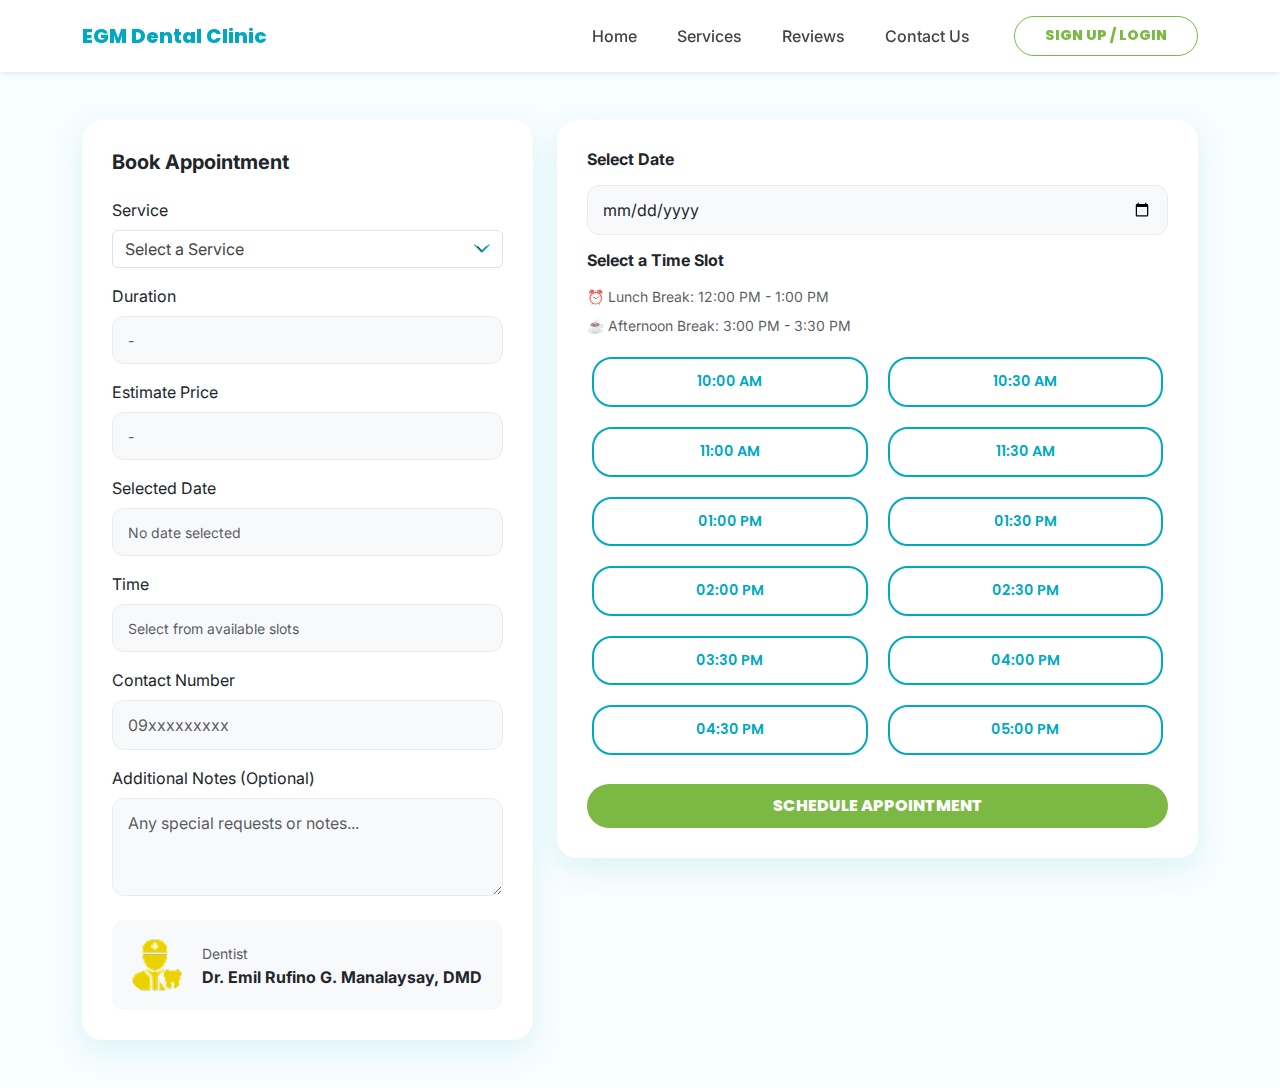
<file: FINALS/appointment.html>
<!DOCTYPE html>
<html lang="en">

<head>
  <meta charset="UTF-8">
  <meta name="viewport" content="width=device-width, initial-scale=1.0">
  <title>Book Appointment | EGM Dental Clinic</title>

  <link href="https://cdn.jsdelivr.net/npm/bootstrap@5.3.2/dist/css/bootstrap.min.css" rel="stylesheet">
  <link href="https://cdn.jsdelivr.net/npm/bootstrap-icons/font/bootstrap-icons.css" rel="stylesheet">
  <link href="https://fonts.googleapis.com/css2?family=Inter:wght@400;500;600&family=Poppins:wght@700;800;900&display=swap" rel="stylesheet">
  <link rel="stylesheet" href="css/appointment-style.css">
</head>

<body>

  <!-- Navbar -->
  <nav class="navbar navbar-expand-lg sticky-top shadow-sm py-3">
    <div class="container">
      <a class="navbar-brand" href="index.html">EGM Dental Clinic</a>
      <button class="navbar-toggler" type="button" data-bs-toggle="collapse" data-bs-target="#navbarNav">
        <span class="navbar-toggler-icon"></span>
      </button>
      <div class="collapse navbar-collapse" id="navbarNav">
        <ul class="navbar-nav ms-auto gap-lg-4 text-center align-items-center">
          <li class="nav-item"><a class="nav-link" href="index.html#home">Home</a></li>
          <li class="nav-item"><a class="nav-link" href="index.html#services">Services</a></li>
          <li class="nav-item"><a class="nav-link" href="index.html#reviews">Reviews</a></li>
          <li class="nav-item"><a class="nav-link" href="index.html#contact">Contact Us</a></li>
        </ul>
        <div class="d-flex flex-column flex-lg-row gap-2 mt-3 mt-lg-0 ms-lg-4 align-items-center">
          <a href="login.html" class="btn btn-outline-green">SIGN UP / LOGIN</a>
        </div>
      </div>
    </div>
  </nav>

  <!-- Main Appointment Container -->
  <div class="container py-5">

    <div class="row g-4">

      <!-- Appointment Form -->
      <div class="col-lg-5">
        <div class="card booking-card">
          <h5 class="fw-bold mb-4">Book Appointment</h5>

          <form id="appointmentForm">
            <!-- Service Selection -->
            <div class="mb-3">
              <label class="form-label">Service</label>
              <div class="select-wrapper">
                <select class="form-select" id="appService">
                  <option value="" disabled selected>Select a Service</option>
                  <option value="Braces">Braces</option>
                  <option value="Teeth Cleaning">Teeth Cleaning</option>
                  <option value="Root Canal">Root Canal</option>
                  <option value="Extraction">Extraction</option>
                </select>
                <i class="bi bi-chevron-down select-icon"></i>
              </div>
              <small class="error-message text-danger mt-1" id="serviceError"></small>
            </div>

            <!-- Duration Display -->
            <div class="mb-3">
              <label class="form-label">Duration</label>
              <div class="date-display-box">
                <p class="small text-muted mb-0" id="appDuration">-</p>
              </div>
            </div>

            <!-- Price Display -->
            <div class="mb-3">
              <label class="form-label">Estimate Price</label>
              <div class="date-display-box">
                <p class="small text-muted mb-0" id="appPrice">-</p>
              </div>
            </div>

            <!-- Selected Date Display -->
            <div class="mb-3">
              <label class="form-label">Selected Date</label>
              <div class="date-display-box">
                <p class="small text-muted mb-0" id="leftDateDisplay">No date selected</p>
              </div>
              <small class="error-message text-danger mt-1" id="dateError"></small>
            </div>

            <!-- Selected Time Display -->
            <div class="mb-3">
              <label class="form-label">Time</label>
              <div class="date-display-box" id="timeBox">
                <p class="small text-muted mb-0" id="appTime">Select from available slots</p>
              </div>
              <small class="error-message text-danger mt-1" id="timeError"></small>
            </div>

            <!-- Contact Number -->
            <div class="mb-3">
              <label class="form-label">Contact Number</label>
              <input type="tel" class="form-control" id="appContact" placeholder="09xxxxxxxxx" maxlength="11">
              <small class="error-message text-danger mt-1" id="contactError"></small>
            </div>

            <!-- Additional Notes -->
            <div class="mb-3">
              <label class="form-label">Additional Notes (Optional)</label>
              <textarea class="form-control" id="appNotes" rows="3"
                placeholder="Any special requests or notes..."></textarea>
            </div>

            <!-- Dentist Info -->
            <div class="doctor-card mt-4">
              <img src="assets/images/dentist-icon.png" alt="Doctor">
              <div>
                <small class="text-muted">Dentist</small>
                <p class="fw-bold mb-0">Dr. Emil Rufino G. Manalaysay, DMD</p>
              </div>
            </div>
          </form>
        </div>
      </div>

      <!-- Date & Time Slot Selection -->
      <div class="col-lg-7">
        <div class="card booking-card">
          <h6 class="fw-bold mb-3">Select Date</h6>
          <input type="date" class="form-control mb-3" id="dateSelector">

          <h6 class="fw-bold mb-3">Select a Time Slot</h6>
          <p class="small text-muted mb-2">⏰ Lunch Break: 12:00 PM - 1:00 PM</p>
          <p class="small text-muted mb-3">☕ Afternoon Break: 3:00 PM - 3:30 PM</p>

          <div class="time-slot-wrapper mb-4" id="timeSlotContainer">
            </div>

          <!-- Hidden Inputs -->
          <input type="hidden" id="selectedTime">
          <input type="hidden" id="appDate">

          <!-- Submit Button -->
          <button type="button" class="btn btn-book w-100" id="bookBtn">
            Schedule Appointment
          </button>
        </div>
      </div>

    </div>
  </div>

  <!-- Success Modal -->
  <div class="modal fade" id="successModal" tabindex="-1" aria-hidden="true">
    <div class="modal-dialog modal-dialog-centered">
      <div class="modal-content success-modal">
        <div class="modal-body text-center p-5">
          <!-- Animated Check Icon -->
          <div class="success-icon-wrapper mb-4">
            <div class="success-circle">
              <i class="bi bi-check-lg"></i>
            </div>
          </div>
          
          <!-- Title -->
          <h3 class="modal-title fw-bold mb-3">Appointment Confirmed!</h3>
          
          <!-- Message -->
          <p class="modal-message text-muted mb-2">Your dental appointment has been successfully scheduled.</p>
          <p class="modal-submessage small text-muted mb-4">
            <i class="bi bi-envelope-check me-2"></i>
            A confirmation has been sent to your contact number.
          </p>
          
          <!-- Back to Home Button -->
          <button type="button" class="btn btn-modal-primary" data-bs-dismiss="modal"  onclick="window.location.href='index.html'">
            <i class="bi bi-house-door me-2"></i>Back to Home
          </button>
        </div>
      </div>
    </div>
  </div>

  <!-- JS Scripts -->
  <script type="module" src="js/appointment-main.js"></script>
  <script src="https://cdn.jsdelivr.net/npm/bootstrap@5.3.2/dist/js/bootstrap.bundle.min.js"></script>
</body>

</html>
</file>
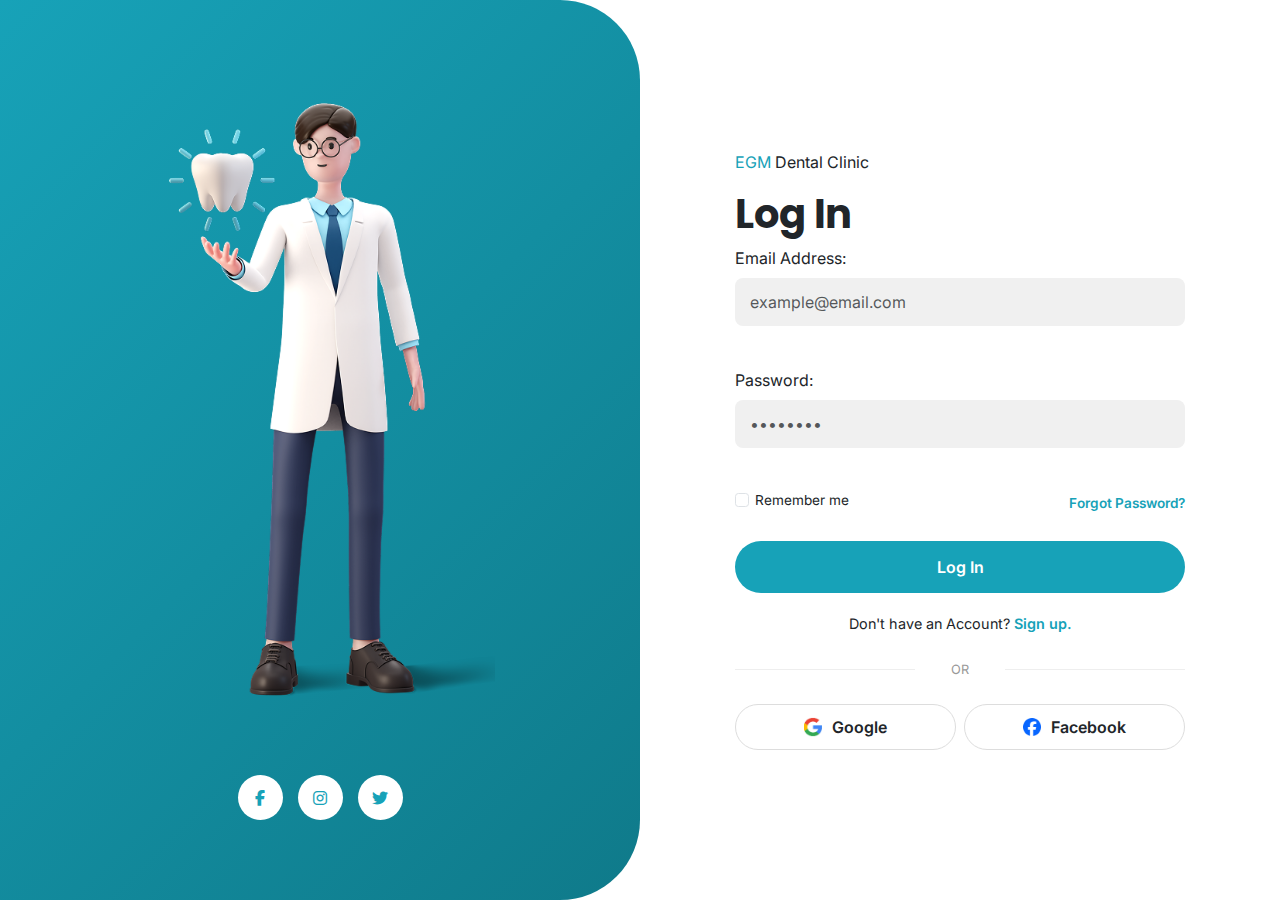
<file: FINALS/login.html>
<!DOCTYPE html>
<html lang="en">
<head>
    <meta charset="UTF-8">
    <meta name="viewport" content="width=device-width, initial-scale=1.0">
    <title>EGM Dental Clinic - Login</title>
    
    <link href="https://cdn.jsdelivr.net/npm/bootstrap@5.3.0/dist/css/bootstrap.min.css" rel="stylesheet">
    <link href="https://fonts.googleapis.com/css2?family=Inter:wght@400;500;600&family=Poppins:wght@700&display=swap" rel="stylesheet">
    <link rel="stylesheet" href="https://cdnjs.cloudflare.com/ajax/libs/font-awesome/6.4.0/css/all.min.css">
    <link rel="stylesheet" href="css/login-style.css">
</head>
<body>
    <div class="container-fluid p-0">
        <div class="row g-0">
            <!-- Left Section: Doctor Image & Social Links -->
            <div class="col-12 col-lg-6 left">
                <div class="doctor">
                    <img src="assets/images/Dental Doctor.png" alt="Doctor">
                </div>
                <div class="socials d-none d-lg-flex">
                    <button class="social-btn">
                        <a href="#" target="_blank"><i class="fab fa-facebook-f"></i></a>
                    </button>
                    <button class="social-btn">
                        <a href="#" target="_blank"><i class="fab fa-instagram"></i></a>
                    </button>
                    <button class="social-btn">
                        <a href="#" target="_blank"><i class="fab fa-twitter"></i></a>
                    </button>
                </div>
            </div>

            <!-- Right Section: Login Form -->
            <div class="col-12 col-lg-6 right">
                <div class="form-box">
                    <div class="form-title">
                        <p><span style="color: #17a2b8;">EGM</span> Dental Clinic</p>
                        <h1>Log In</h1>
                    </div>

                    <form id="loginForm">
                        <!-- Email Field -->
                        <div class="mb-3">
                            <label class="form-label">Email Address:</label>
                            <input type="text" id="emailInput" class="form-control" placeholder="example@email.com">
                            <small class="error-message text-danger" id="emailError"></small>
                        </div>

                        <!-- Password Field -->
                        <div class="mb-3">
                            <label class="form-label">Password:</label>
                            <input type="password" id="passwordInput" class="form-control" placeholder="••••••••">
                            <small class="error-message text-danger" id="passwordError"></small>
                        </div>

                        <!-- Remember Me & Forgot Password -->
                        <div class="remember-forgot">
                            <div class="form-check">
                                <input class="form-check-input" type="checkbox" id="remember">
                                <label class="form-check-label" for="remember">Remember me</label>
                            </div>
                            <a href="#" class="forgot-link">Forgot Password?</a>
                        </div>

                        <button type="submit" class="btn-submit">Log In</button>
                    </form>

                    <!-- Signup Redirect -->
                    <div class="login-redirect">
                        Don't have an Account? <a href="signup.html">Sign up.</a>
                    </div>

                    <!-- Social Login Options -->
                    <div class="divider"><span>OR</span></div>
                    <div class="row g-2">
                        <div class="col-12 col-sm-6">
                            <button type="button" class="btn social-login-btn w-100">
                                <img src="assets/images/google.png" alt="Google"> Google
                            </button>
                        </div>
                        <div class="col-12 col-sm-6">
                            <button type="button" class="btn social-login-btn w-100">
                                <img src="assets/images/facebook.png" alt="Facebook"> Facebook
                            </button>
                        </div>
                    </div>
                </div>
            </div>
        </div>
    </div>

    <script src="https://cdn.jsdelivr.net/npm/bootstrap@5.3.0/dist/js/bootstrap.bundle.min.js"></script>
    <script type="module" src="js/login-main.js"></script>
</body>
</html>
</file>
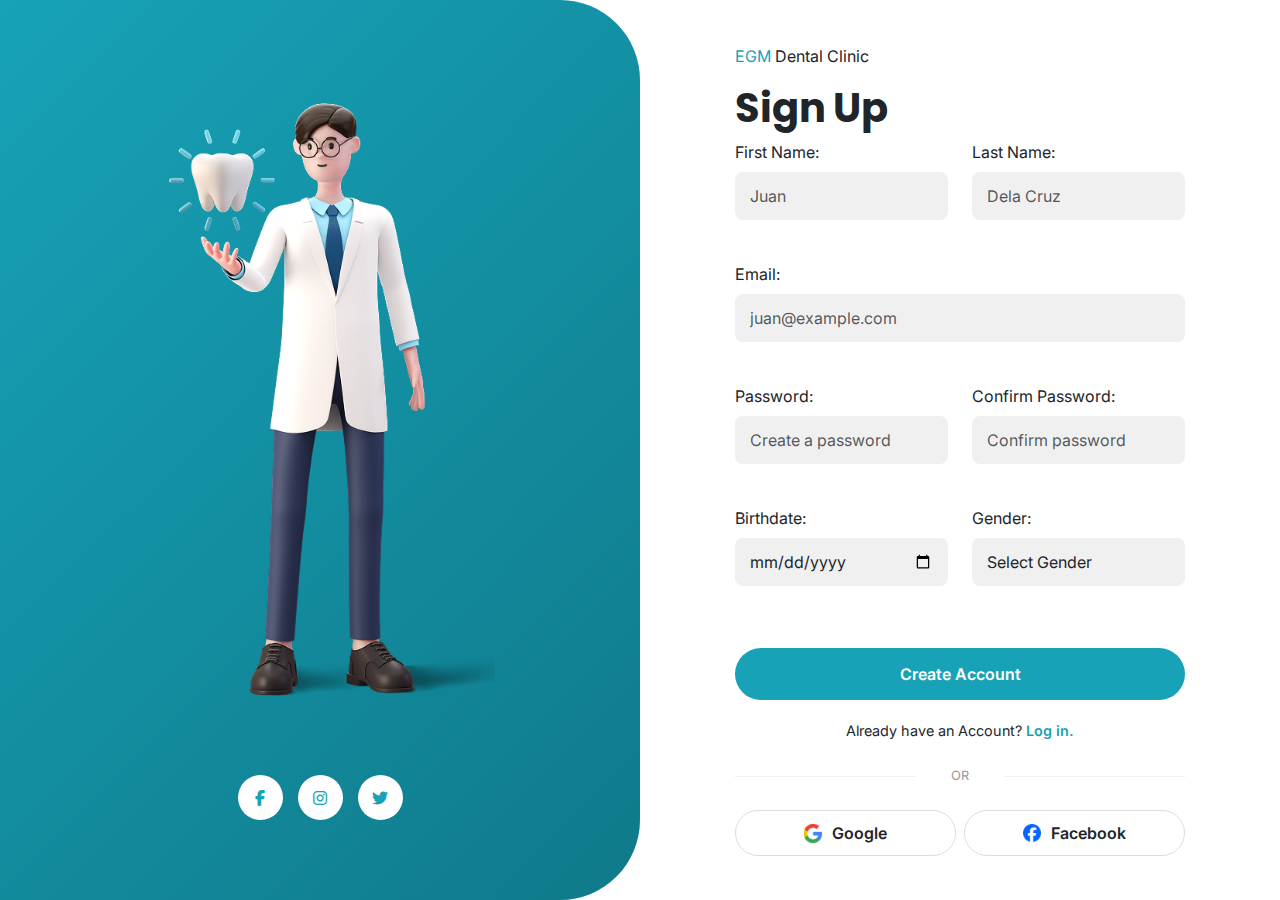
<file: FINALS/signup.html>
<!DOCTYPE html>
<html lang="en">
<head>
    <meta charset="UTF-8">
    <meta name="viewport" content="width=device-width, initial-scale=1.0">
    <title>EGM Dental Clinic - Sign Up</title>
    
    <link href="https://cdn.jsdelivr.net/npm/bootstrap@5.3.0/dist/css/bootstrap.min.css" rel="stylesheet">
    <link href="https://fonts.googleapis.com/css2?family=Inter:wght@400;500;600&family=Poppins:wght@700&display=swap" rel="stylesheet">
    <link rel="stylesheet" href="https://cdnjs.cloudflare.com/ajax/libs/font-awesome/6.4.0/css/all.min.css">
    <link rel="stylesheet" href="https://cdn.jsdelivr.net/npm/bootstrap-icons@1.11.3/font/bootstrap-icons.min.css">
    <link rel="stylesheet" href="css/signup-style.css">
</head>
<body>
    <div class="container-fluid p-0">
        <div class="row g-0">
            <!-- Left Section: Doctor Image & Social Links -->
            <div class="col-12 col-lg-6 left">
                <div class="doctor">
                    <img src="assets/images/Dental Doctor.png" alt="Doctor">
                </div>
                <div class="socials d-none d-lg-flex">
                    <button class="social-btn">
                        <a href="#" target="_blank"><i class="fab fa-facebook-f"></i></a>
                    </button>
                    <button class="social-btn">
                        <a href="#" target="_blank"><i class="fab fa-instagram"></i></a>
                    </button>
                    <button class="social-btn">
                        <a href="#" target="_blank"><i class="fab fa-twitter"></i></a>
                    </button>
                </div>
            </div>

            <!-- Right Section: Signup Form -->
            <div class="col-12 col-lg-6 right">
                <div class="form-box">
                    <div class="form-title">
                        <p><span style="color: #17a2b8;">EGM</span> Dental Clinic</p>
                        <h1>Sign Up</h1>
                    </div>

                    <form id="signupForm">
                        <!-- Name Fields -->
                        <div class="row mb-3">
                            <div class="col-sm-6 mb-3 mb-sm-0">
                                <label class="form-label">First Name:</label>
                                <input type="text" id="firstNameInput" class="form-control" placeholder="Juan">
                                <small class="error-message text-danger" id="firstNameError"></small>
                            </div>
                            <div class="col-sm-6">
                                <label class="form-label">Last Name:</label>
                                <input type="text" id="lastNameInput" class="form-control" placeholder="Dela Cruz">
                                <small class="error-message text-danger" id="lastNameError"></small>
                            </div>
                        </div>

                        <!-- Email Field -->
                        <div class="mb-3">
                            <label class="form-label">Email:</label>
                            <input type="email" id="emailInput" class="form-control" placeholder="juan@example.com">
                            <small class="error-message text-danger" id="emailError"></small>
                        </div>

                        <!-- Password Fields -->
                        <div class="row mb-3">
                            <div class="col-sm-6 mb-3 mb-sm-0">
                                <label class="form-label">Password:</label>
                                <input type="password" id="passwordInput" class="form-control" placeholder="Create a password">
                                <small class="error-message text-danger" id="passwordError"></small>
                            </div>
                            <div class="col-sm-6">
                                <label class="form-label">Confirm Password:</label>
                                <input type="password" id="confirmPasswordInput" class="form-control" placeholder="Confirm password">
                                <small class="error-message text-danger" id="confirmPasswordError"></small>
                            </div>
                        </div>

                        <!-- Birthdate & Gender Fields -->
                        <div class="row mb-3">
                            <div class="col-sm-6 mb-3 mb-sm-0">
                                <label class="form-label">Birthdate:</label>
                                <input type="date" id="birthdateInput" class="form-control">
                                <small class="error-message text-danger" id="birthdateError"></small>
                            </div>
                            <div class="col-sm-6">
                                <label class="form-label">Gender:</label>
                                <select id="genderInput" class="form-select">
                                    <option value="" disabled selected>Select Gender</option>
                                    <option value="Male">Male</option>
                                    <option value="Female">Female</option>
                                    <option value="Other">Other</option>
                                </select>
                                <small class="error-message text-danger" id="genderError"></small>
                            </div>
                        </div>

                        <button type="submit" class="btn-submit">Create Account</button>
                    </form>

                    <!-- Login Redirect -->
                    <div class="login-redirect">
                        Already have an Account? <a href="login.html">Log in.</a>
                    </div>

                    <!-- Social Login Options -->
                    <div class="divider"><span>OR</span></div>
                    <div class="row g-2">
                        <div class="col-12 col-sm-6">
                            <button type="button" class="btn social-login-btn w-100">
                                <img src="assets/images/google.png" alt="Google"> Google
                            </button>
                        </div>
                        <div class="col-12 col-sm-6">
                            <button type="button" class="btn social-login-btn w-100">
                                <img src="assets/images/facebook.png" alt="Facebook"> Facebook
                            </button>
                        </div>
                    </div>
                </div>
            </div>
        </div>
    </div>
    
    <!-- Success Modal -->
    <div class="modal fade" id="successModal" tabindex="-1" aria-hidden="true" data-bs-backdrop="static" data-bs-keyboard="false">
        <div class="modal-dialog modal-dialog-centered">
            <div class="modal-content">
                <div class="modal-body text-center py-5">
                    <div class="success-icon mb-4">
                        <i class="bi bi-check-circle-fill text-success" style="font-size: 5rem;"></i>
                    </div>
                    <h3 class="mb-3">Account Created Successfully!</h3>
                    <p class="text-muted mb-4">Welcome to EGM Dental Clinic. You will be redirected to the login page shortly.</p>
                    <div class="spinner-border text-info" role="status">
                        <span class="visually-hidden">Loading...</span>
                    </div>
                </div>
            </div>
        </div>
    </div>

    <script src="https://cdn.jsdelivr.net/npm/bootstrap@5.3.0/dist/js/bootstrap.bundle.min.js"></script>
    <script type="module" src="js/signup-main.js"></script>
</body>
</html>
</file>
<file: FINALS/css/appointment-style.css>
body {
  background: var(--soft-bg);
  font-family: 'Inter', sans-serif;
  color: #444;
}

.booking-card {
  border-radius: 20px;
  padding: 30px;
  box-shadow: 0 10px 30px rgba(0, 169, 192, 0.12);
  border: none;
  background: white;
  transition: all 0.3s ease;
 
}

.booking-card:hover {
  box-shadow: 0 15px 40px rgba(0, 169, 192, 0.2);
}

.back-btn {
  border-radius: 30px;
  font-weight: 600;
}

.form-control {
  border-radius: 12px;
  border: 1px solid #e9ecef;
  background-color: #f8f9fa;
  padding: 12px 15px;
  transition: all 0.3s ease;
}

.form-control:focus {
  background-color: white;
  border-color: #00a9c0;
  box-shadow: 0 0 0 3px rgba(0, 169, 192, 0.1);
}

.form-control.is-invalid {
  border-color: #dc3545;
  background-image: none;
}

.form-control.is-invalid:focus {
  border-color: #dc3545;
  box-shadow: 0 0 0 0.2rem rgba(220, 53, 69, 0.25);
}

/* Select Wrapper with Icon */
.select-wrapper {
  position: relative;
  display: inline-block;
  width: 100%;
}

.select-wrapper select {
  appearance: none;
  -webkit-appearance: none;
  -moz-appearance: none;
  padding-right: 40px;
}

.select-wrapper .select-icon {
  position: absolute;
  right: 12px;
  top: 50%;
  transform: translateY(-50%);
  pointer-events: none;
  color: #00a9c0;
  font-size: 1.2rem;
}

.invalid-feedback {
  font-size: 13px;
}

.btn-book {
  background: #7bb844;
  color: white;
  font-weight: 800;
  border-radius: 50px;
  padding: 10px 25px;
  border: none;
  text-transform: uppercase;
  text-decoration: none;
  display: inline-block;
  transition: all 0.3s ease;
}

.btn-book:hover {
  background: #6ea33c;
  transform: translateY(-3px);
  box-shadow: 0 8px 20px rgba(123, 184, 68, 0.4);
  color: white;
}

.slot-btn {
  border: 1px solid #00a9c0;
  color: #00a9c0;
  border-radius: 20px;
  margin: 5px;
}

.slot-btn:hover {
  background: #00a9c0;
  color: white;
}

.time-slot-wrapper {
  display: flex;
  flex-wrap: wrap;
  justify-content: center;
  gap: 10px;
}

.slot-btn {
  border: 2px solid #00a9c0;
  color: #00a9c0;
  border-radius: 25px;
  padding: 10px 18px;
  font-weight: 600;
  transition: all 0.3s ease;
  min-width: 110px;
}

.slot-btn:hover {
  background: #e3f9fd;
}

.slot-btn.active {
  background: #00a9c0;
  color: white;
  transform: scale(1.1);
  box-shadow: 0 8px 20px rgba(0, 169, 192, 0.4);
}

.navbar-brand { font-weight: 800; color: var(--primary-blue) !important; }
.nav-link.active { color: var(--primary-blue) !important; font-weight: 700; }

.navbar .container {
  display: flex;
  align-items: center;
}
.navbar-toggler {
  border: none;
}
.navbar .btn-outline-green {
  margin-left: 12px;
}

.btn-outline-green {
    border: 1.5px solid var(--lime-green);
    color: var(--lime-green);
    background: transparent;
    border-radius: 50px;
    padding: 8px 30px;
    font-weight: 800;
    font-size: 0.9rem;
    text-transform: uppercase;
    text-decoration: none;
    transition: all 0.3s ease;
    display: inline-block;
}
.btn-outline-green:hover { background: var(--lime-green); color: white; }

/* Error Message Styling */
.error-message {
    font-size: 0.875rem;
    color: #dc3545;
    display: none;
    margin-top: 0.25rem;
}

.form-control.is-invalid {
    border-color: #dc3545 !important;
    background-image: none;
}

.form-control.is-invalid:focus {
    border-color: #dc3545;
    box-shadow: 0 0 0 0.2rem rgba(220, 53, 69, 0.25);
}

/* Doctor Info Card */
.doctor-card {
    display: flex;
    align-items: center;
    gap: 15px;
    padding: 15px;
    background: #f8f9fa;
    border-radius: 12px;
}

.doctor-card img {
    width: 60px;
    height: 60px;
    border-radius: 50%;
    object-fit: cover;
}

/* APPOINTMENT PAGE STYLES  */
:root {
  --primary-blue: #00a9c0;
  --lime-green: #7bb844;
  --soft-bg: #f8fdff;
  --gold: #C2B34E;
  --shadow-blue: 0 10px 30px rgba(0, 169, 192, 0.12);
  --shadow-hover: 0 15px 40px rgba(0, 169, 192, 0.2);
}

html {
  scroll-behavior: smooth;
  scroll-padding-top: 100px;
}

body {
  font-family: 'Inter', sans-serif;
  background-color: var(--soft-bg);
  color: #444;
  overflow-x: hidden;
  min-height: 100vh;
  display: flex;
  flex-direction: column;
}

main {
  flex: 1;
}

h1, h2, h3, h4, .navbar-brand, .btn {
  font-family: 'Poppins', sans-serif;
}

.navbar {
  background: rgba(255, 255, 255, 0.95);
  backdrop-filter: blur(10px);
  position: sticky;
  top: 0;
  z-index: 1000;
}

.nav-link {
  color: #444 !important;
  font-weight: 500;
  transition: all 0.3s ease;
}

.nav-link:hover {
  color: var(--primary-blue) !important;
}

.slot-btn {
  flex: 0 0 calc(50% - 5px);
  padding: 12px 8px;
  border: 2px solid #00a9c0;
  border-radius: 20px;
  background: white;
  cursor: pointer;
  transition: all 0.3s ease;
  font-size: 0.9rem;
  font-weight: 600;
  color: #00a9c0;
  text-align: center;
}

.slot-btn:hover {
  border-color: var(--primary-blue);
  background: #e3f9fd;
}

.slot-btn.active {
  background: var(--primary-blue);
  color: white;
  border-color: var(--primary-blue);
  transform: scale(1.05);
  box-shadow: 0 8px 20px rgba(0, 169, 192, 0.4);
}

.time-slot-wrapper {
  display: grid;
  grid-template-columns: repeat(2, 1fr);
  gap: 10px;
  justify-content: stretch;
}

/* Missing field styling */
.form-select:invalid, 
select option[value=""] {
    color: #999;
}

/* Specific Invalid UI Request */
.form-control.is-invalid, 
.form-select.is-invalid {
    border: 2px solid #dc3545 !important;
    background: #fff5f5 !important;
}

.form-select option[value=""] {
    color: #999;
}

.form-select:not(.is-invalid) {
    color: #444;
}
.form-control.is-invalid:focus,
.form-select.is-invalid:focus {
    border: 2px solid #dc3545 !important;
    background: #fff5f5 !important;
    box-shadow: none !important;
}

/* Date Display Box */
.date-display-box {
    padding: 12px 15px;
    background-color: #f8f9fa;
    border: 1px solid #e9ecef;
    border-radius: 12px;
    min-height: 48px;
    display: flex;
    align-items: center;
    font-family: 'Inter', sans-serif;
    font-size: 1rem;
    color: #444;
}

/* Red border for missing time */
.date-display-box.error {
    border: 2px solid #dc3545 !important;
    background-color: #fff5f5;
}

.modal-content.success-modal {
  border-radius: 24px;
  border: none;
  box-shadow: 0 20px 60px rgba(0, 169, 192, 0.25);
  overflow: hidden;
}

.success-modal .modal-body {
  background: linear-gradient(135deg, #ffffff 0%, #f8fdff 100%);
}

/* Animated Success Icon */
.success-icon-wrapper {
  display: flex;
  justify-content: center;
  align-items: center;
  animation: scaleIn 0.5s ease-out;
}

.success-circle {
  width: 100px;
  height: 100px;
  background: linear-gradient(135deg, #7bb844 0%, #6ea33c 100%);
  border-radius: 50%;
  display: flex;
  justify-content: center;
  align-items: center;
  box-shadow: 0 10px 30px rgba(123, 184, 68, 0.3);
  position: relative;
  animation: pulse 2s infinite;
}

.success-circle::before {
  content: '';
  position: absolute;
  width: 110px;
  height: 110px;
  border-radius: 50%;
  border: 3px solid rgba(123, 184, 68, 0.2);
  animation: ripple 1.5s ease-out infinite;
}

.success-circle i {
  font-size: 3rem;
  color: white;
  font-weight: bold;
}

/* Modal Text */
.modal-title {
  font-family: 'Poppins', sans-serif;
  font-size: 1.75rem;
  color: #2c3e50;
  font-weight: 800;
}

.modal-message {
  font-size: 1rem;
  color: #666;
  font-weight: 500;
}

.modal-submessage {
  font-size: 0.9rem;
  color: #999;
  display: flex;
  align-items: center;
  justify-content: center;
  gap: 8px;
}

.modal-submessage i {
  color: #00a9c0;
}

/* Modal Button */
.btn-modal-primary {
  background: linear-gradient(135deg, #00a9c0 0%, #008fa3 100%);
  color: white;
  font-weight: 700;
  border-radius: 50px;
  padding: 14px 40px;
  border: none;
  font-size: 1rem;
  text-transform: uppercase;
  letter-spacing: 0.5px;
  transition: all 0.3s ease;
  box-shadow: 0 8px 20px rgba(0, 169, 192, 0.3);
}

.btn-modal-primary:hover {
  background: linear-gradient(135deg, #008fa3 0%, #007a8a 100%);
  transform: translateY(-3px);
  box-shadow: 0 12px 30px rgba(0, 169, 192, 0.4);
  color: white;
}

.btn-modal-primary i {
  font-size: 1.1rem;
}

/* Animations */
@keyframes scaleIn {
  0% {
    transform: scale(0);
    opacity: 0;
  }
  50% {
    transform: scale(1.1);
  }
  100% {
    transform: scale(1);
    opacity: 1;
  }
}

@keyframes pulse {
  0%, 100% {
    transform: scale(1);
  }
  50% {
    transform: scale(1.05);
  }
}

@keyframes ripple {
  0% {
    transform: scale(1);
    opacity: 1;
  }
  100% {
    transform: scale(1.3);
    opacity: 0;
  }
}

/* Modal Backdrop */
.modal-backdrop.show {
  opacity: 0.7;
  background: linear-gradient(135deg, rgba(0, 169, 192, 0.2), rgba(123, 184, 68, 0.2));
}

/* Responsive adjustments */
@media (max-width: 576px) {
  .success-circle {
    width: 80px;
    height: 80px;
  }
  
  .success-circle i {
    font-size: 2.5rem;
  }
  
  .modal-title {
    font-size: 1.5rem;
  }
  
  .btn-modal-primary {
    padding: 12px 30px;
    font-size: 0.9rem;
  }
}
</file>
<file: FINALS/css/login-style.css>
/* Base Style*/
* {
    margin: 0;
    padding: 0;
    box-sizing: border-box;
}

body {
    font-family: 'Inter', sans-serif;
    background: white;
    min-height: 100vh;
    overflow-x: hidden;
}

/* Layout Containers */

.left {
    background: linear-gradient(135deg, #17a2b8 0%, #0f7a8a 100%);
    display: flex;
    flex-direction: column;
    align-items: center;
    justify-content: center;
    padding: 40px 20px;
    border-radius: 0 0 40px 40px;
}

.right {
    display: flex;
    align-items: center;
    justify-content: center;
    padding: 40px 20px;
    background: white;
}

/* Doctor Image */

.doctor {
    width: 100%;
    max-width: 280px;
    animation: float 3s ease-in-out infinite;
    margin-bottom: 20px;
}

.doctor img {
    width: 100%;
    height: auto;
    object-fit: contain;
}

/* Form Style */

.form-box {
    width: 100%;
    max-width: 450px;
}

.form-title h1 {
    font-family: 'Poppins', sans-serif;
    font-size: 2.5rem;
    font-weight: 700;
}

.form-control {
    padding: 12px 15px !important;
    border: none !important;
    background: #f0f0f0 !important;
    border-radius: 8px !important;
    transition: all 0.3s ease !important;
}

.form-control:focus {
    background: #ffffff !important;
    border: 2px solid #17a2b8 !important;
    box-shadow: none !important;
}

.form-control.is-invalid {
    border: 2px solid #dc3545 !important;
    background: #fff5f5 !important;
}

.form-control.is-invalid:focus {
    border: 2px solid #dc3545 !important;
    background: #fff5f5 !important;
}

.error-message {
    display: block;
    font-size: 0.85rem;
    font-weight: 500;
    margin-top: 6px !important;
    min-height: 20px;
}

/* Remember & Forgot Pass */

.remember-forgot {
    display: flex;
    justify-content: space-between;
    align-items: center;
    margin-top: 15px;
    font-size: 0.85rem;
    flex-wrap: wrap;
    gap: 10px;
}

.forgot-link {
    color: #17a2b8;
    text-decoration: none;
    font-weight: 600;
    transition: all 0.3s ease;
}

.forgot-link:hover {
    color: #0f7a8a;
    text-decoration: underline;
}

/* Buttons */

.btn-submit {
    width: 100%;
    padding: 14px;
    background: #17a2b8;
    color: white;
    border: none;
    border-radius: 50px;
    font-weight: 600;
    margin-top: 25px;
    transition: all 0.3s ease;
}

.btn-submit:hover:not(:disabled) {
    background: #0f7a8a;
    transform: translateY(-2px);
    box-shadow: 0 4px 12px rgba(23, 162, 184, 0.3);
}

.btn-submit:disabled {
    opacity: 0.7;
    cursor: not-allowed;
}

.spinner-border-sm {
    width: 1rem;
    height: 1rem;
    border-width: 0.15em;
}

/* Social Buttons */

.socials {
    display: flex;
    gap: 15px;
    margin-top: 30px;
}

.social-btn {
    width: 45px;
    height: 45px;
    background: white;
    border: none;
    border-radius: 50%;
    display: flex;
    align-items: center;
    justify-content: center;
    transition: all 0.3s ease;
}

.social-btn:hover {
    transform: translateY(-3px);
    box-shadow: 0 5px 15px rgba(0, 0, 0, 0.2);
}

.social-btn a {
    color: #17a2b8;
    text-decoration: none;
    display: flex;
    align-items: center;
    justify-content: center;
    width: 100%;
    height: 100%;
}

.social-login-btn {
    border: 1px solid #ddd !important;
    background: white !important;
    border-radius: 50px !important;
    font-weight: 600;
    display: flex;
    align-items: center;
    justify-content: center;
    gap: 10px;
    padding: 10px !important;
    transition: all 0.3s ease;
}

.social-login-btn:hover {
    border-color: #17a2b8 !important;
    transform: translateY(-2px);
    box-shadow: 0 4px 12px rgba(0, 0, 0, 0.1);
}

.social-login-btn img {
    width: 18px;
}

/* Divider & Links */

.divider {
    text-align: center;
    margin: 25px 0;
    position: relative;
    color: #999;
    font-size: 0.8rem;
}

.divider::before,
.divider::after {
    content: '';
    position: absolute;
    top: 50%;
    width: 40%;
    height: 1px;
    background: #eee;
}

.divider::before {
    left: 0;
}

.divider::after {
    right: 0;
}

.login-redirect {
    text-align: center;
    margin-top: 20px;
    font-size: 0.9rem;
}

.login-redirect a {
    color: #17a2b8;
    font-weight: 600;
    text-decoration: none;
    transition: all 0.3s ease;
}

.login-redirect a:hover {
    color: #0f7a8a;
    text-decoration: underline;
}

/* Animations */

@keyframes float {

    0%,
    100% {
        transform: translateY(0px);
    }

    50% {
        transform: translateY(-20px);
    }
}

@keyframes fadeIn {
    from {
        opacity: 0;
        transform: scale(0.9);
    }

    to {
        opacity: 1;
        transform: scale(1);
    }
}

/* Responsive */

@media (min-width: 992px) {
    .left {
        min-height: 100vh;
        border-radius: 0 80px 80px 0;
        padding: 60px;
    }

    .right {
        min-height: 100vh;
    }

    .doctor {
        max-width: 350px;
    }
}
</file>
<file: FINALS/css/signup-style.css>
/* Base Style */

* {
    margin: 0;
    padding: 0;
    box-sizing: border-box;
}

body {
    font-family: 'Inter', sans-serif;
    background: white;
    min-height: 100vh;
    overflow-x: hidden;
}

/* Layer Contain */

.left {
    background: linear-gradient(135deg, #17a2b8 0%, #0f7a8a 100%);
    display: flex;
    flex-direction: column;
    align-items: center;
    justify-content: center;
    padding: 40px 20px;
    border-radius: 0 0 40px 40px;
}

.right {
    display: flex;
    align-items: center;
    justify-content: center;
    padding: 40px 20px;
    background: white;
}

/* Doctors Image */

.doctor {
    width: 100%;
    max-width: 280px;
    animation: float 3s ease-in-out infinite;
    margin-bottom: 20px;
}

.doctor img {
    width: 100%;
    height: auto;
    object-fit: contain;
}

/* Form Style */

.form-box {
    width: 100%;
    max-width: 450px;
}

.form-title h1 {
    font-family: 'Poppins', sans-serif;
    font-size: 2.5rem;
    font-weight: 700;
}

.form-control,
.form-select {
    padding: 12px 15px !important;
    border: none !important;
    background: #f0f0f0 !important;
    border-radius: 8px !important;
    transition: all 0.3s ease !important;
}

.form-control:focus,
.form-select:focus {
    background: #ffffff !important;
    border: 2px solid #17a2b8 !important;
    box-shadow: none !important;
}

.form-control.is-invalid,
.form-select.is-invalid {
    border: 2px solid #dc3545 !important;
    background: #fff5f5 !important;
}

.form-control.is-invalid:focus,
.form-select.is-invalid:focus {
    border: 2px solid #dc3545 !important;
    background: #fff5f5 !important;
}

.error-message {
    display: block;
    font-size: 0.85rem;
    font-weight: 500;
    margin-top: 6px !important;
    min-height: 20px;
}

/* Buttons */

.btn-submit {
    width: 100%;
    padding: 14px;
    background: #17a2b8;
    color: white;
    border: none;
    border-radius: 50px;
    font-weight: 600;
    margin-top: 20px;
    transition: all 0.3s ease;
}

.btn-submit:hover:not(:disabled) {
    background: #0f7a8a;
    transform: translateY(-2px);
    box-shadow: 0 4px 12px rgba(23, 162, 184, 0.3);
}

.btn-submit:disabled {
    opacity: 0.7;
    cursor: not-allowed;
}

.spinner-border-sm {
    width: 1rem;
    height: 1rem;
    border-width: 0.15em;
}

/* Success Modal */

.modal-content {
    border-radius: 20px;
    border: none;
    box-shadow: 0 10px 40px rgba(0, 0, 0, 0.15);
    animation: fadeIn 0.3s ease-out;
}

.success-icon i {
    animation: fadeIn 0.5s ease-out;
}

.modal-body h3 {
    font-family: 'Poppins', sans-serif;
    color: #333;
    font-weight: 600;
}

.modal-body .text-muted {
    color: #666 !important;
    font-size: 0.95rem;
}

/* Social Buttons */

.socials {
    display: flex;
    gap: 15px;
    margin-top: 30px;
}

.social-btn {
    width: 45px;
    height: 45px;
    background: white;
    border: none;
    border-radius: 50%;
    display: flex;
    align-items: center;
    justify-content: center;
    transition: all 0.3s ease;
}

.social-btn:hover {
    transform: translateY(-3px);
    box-shadow: 0 5px 15px rgba(0, 0, 0, 0.2);
}

.social-btn a {
    color: #17a2b8;
    text-decoration: none;
    display: flex;
    align-items: center;
    justify-content: center;
    width: 100%;
    height: 100%;
}

.social-login-btn {
    border: 1px solid #ddd !important;
    background: white !important;
    border-radius: 50px !important;
    font-weight: 600;
    display: flex;
    align-items: center;
    justify-content: center;
    gap: 10px;
    padding: 10px !important;
    transition: all 0.3s ease;
}

.social-login-btn:hover {
    border-color: #17a2b8 !important;
    transform: translateY(-2px);
    box-shadow: 0 4px 12px rgba(0, 0, 0, 0.1);
}

.social-login-btn img {
    width: 18px;
}

/* Divider & Links */

.divider {
    text-align: center;
    margin: 25px 0;
    position: relative;
    color: #999;
    font-size: 0.8rem;
}

.divider::before,
.divider::after {
    content: '';
    position: absolute;
    top: 50%;
    width: 40%;
    height: 1px;
    background: #eee;
}

.divider::before {
    left: 0;
}

.divider::after {
    right: 0;
}

.login-redirect {
    text-align: center;
    margin-top: 20px;
    font-size: 0.9rem;
}

.login-redirect a {
    color: #17a2b8;
    font-weight: 600;
    text-decoration: none;
    transition: all 0.3s ease;
}

.login-redirect a:hover {
    color: #0f7a8a;
    text-decoration: underline;
}

/* Animations */

@keyframes float {

    0%,
    100% {
        transform: translateY(0px);
    }

    50% {
        transform: translateY(-20px);
    }
}

@keyframes fadeIn {
    from {
        opacity: 0;
        transform: scale(0.9);
    }

    to {
        opacity: 1;
        transform: scale(1);
    }
}

/* Responsive */

@media (min-width: 992px) {
    .left {
        min-height: 100vh;
        border-radius: 0 80px 80px 0;
        padding: 60px;
    }

    .right {
        min-height: 100vh;
    }

    .doctor {
        max-width: 350px;
    }
}
</file>
